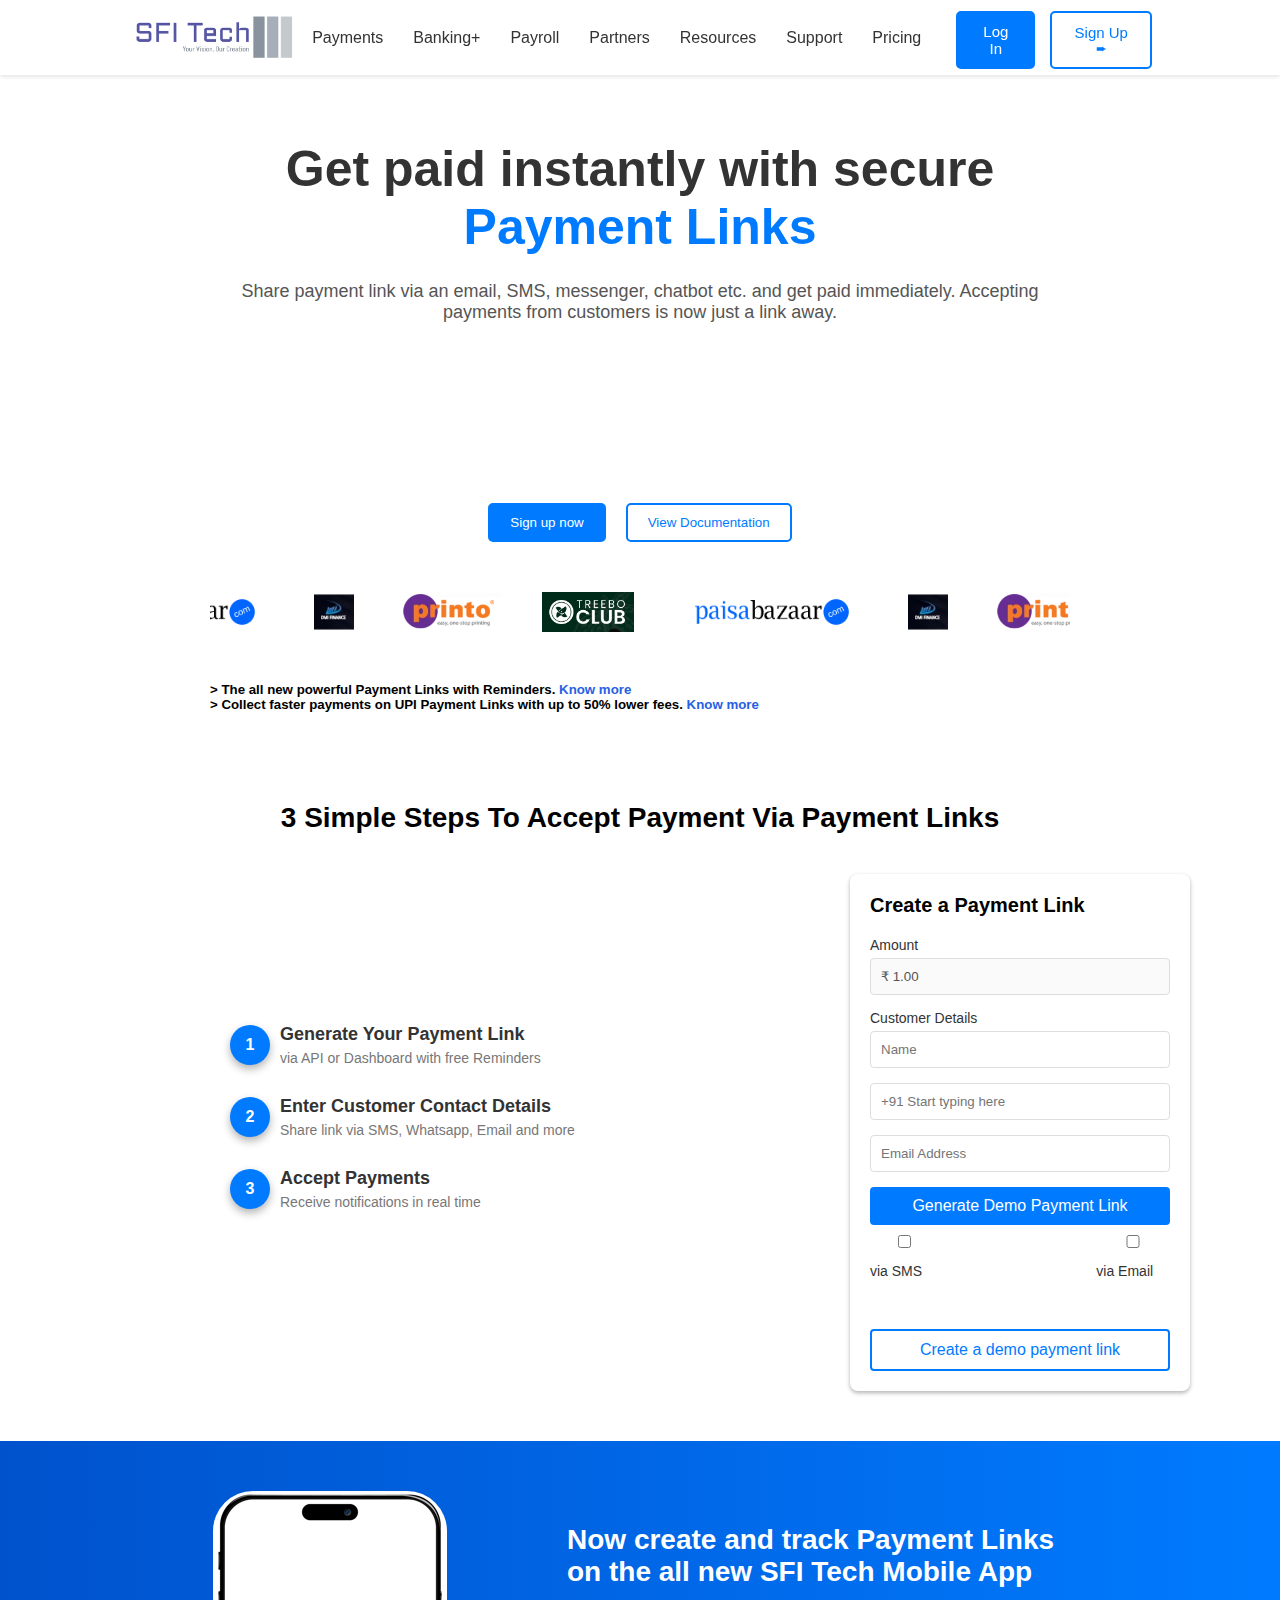
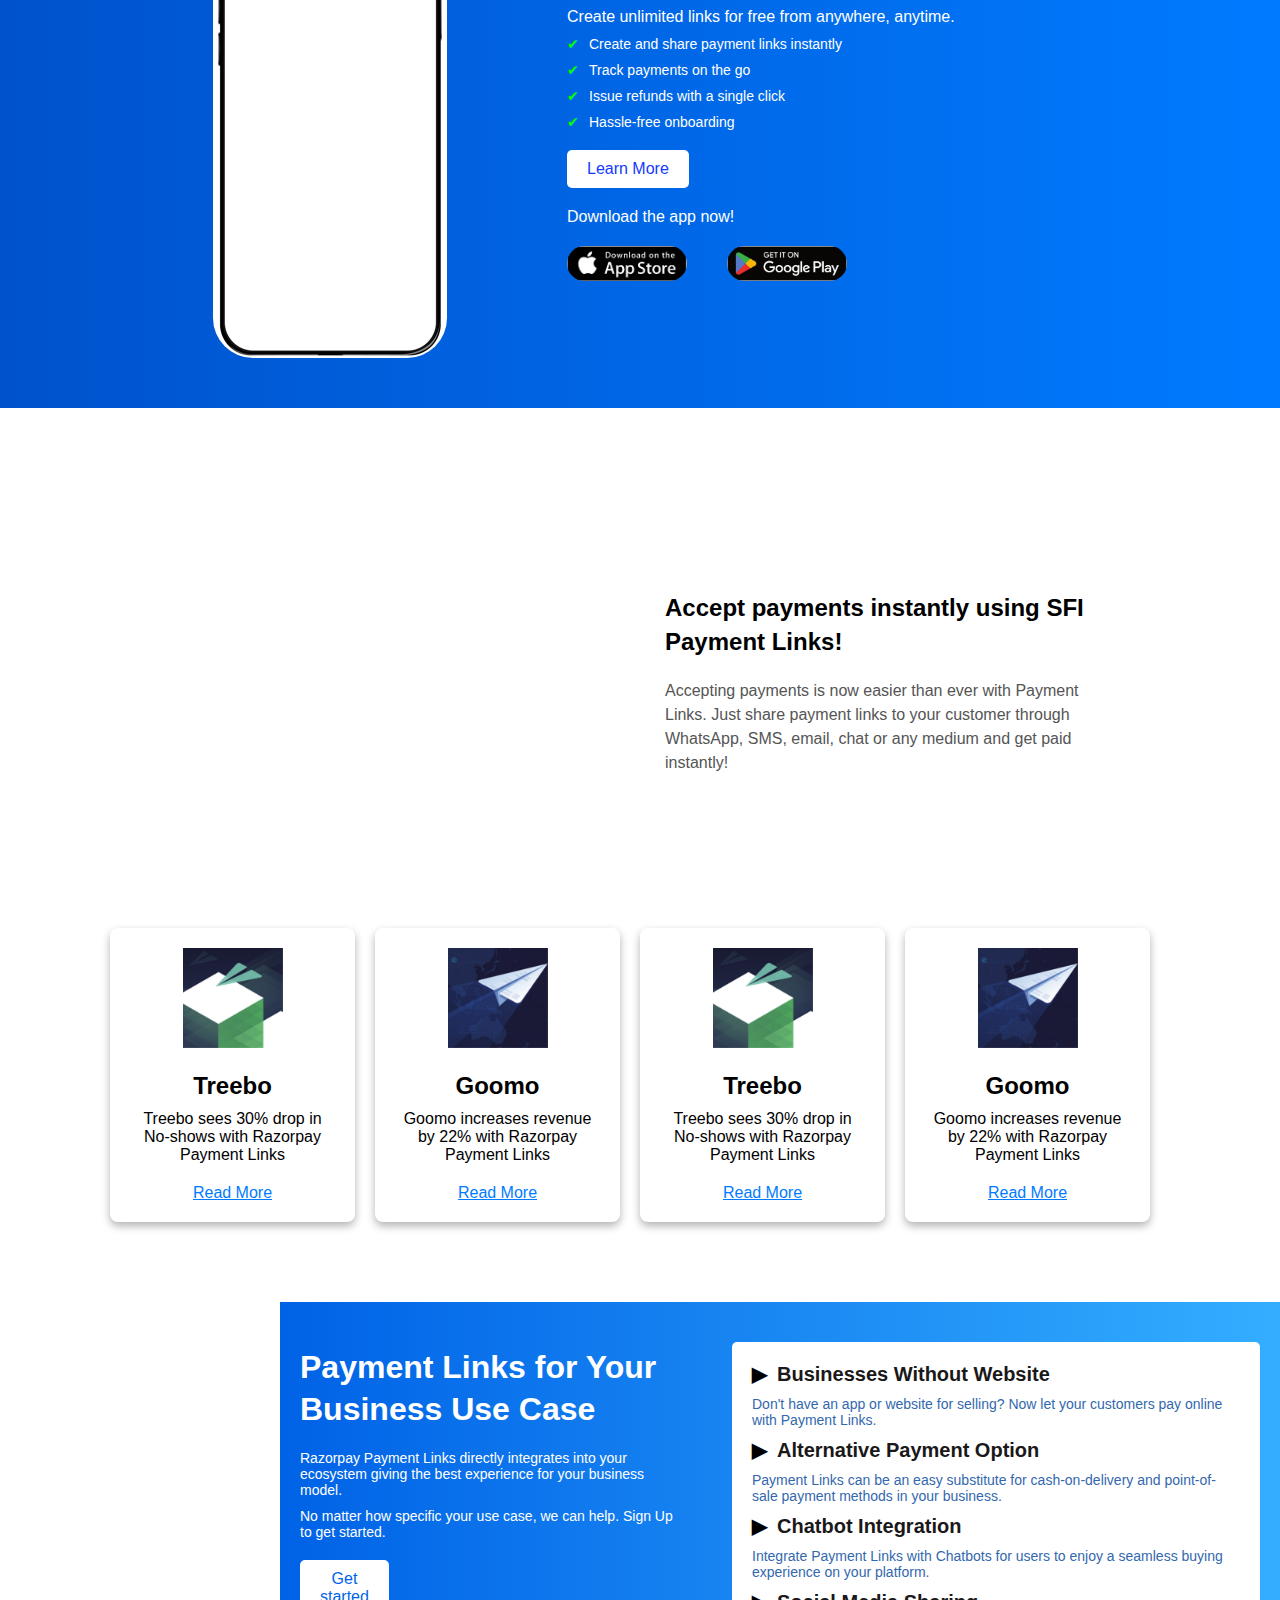
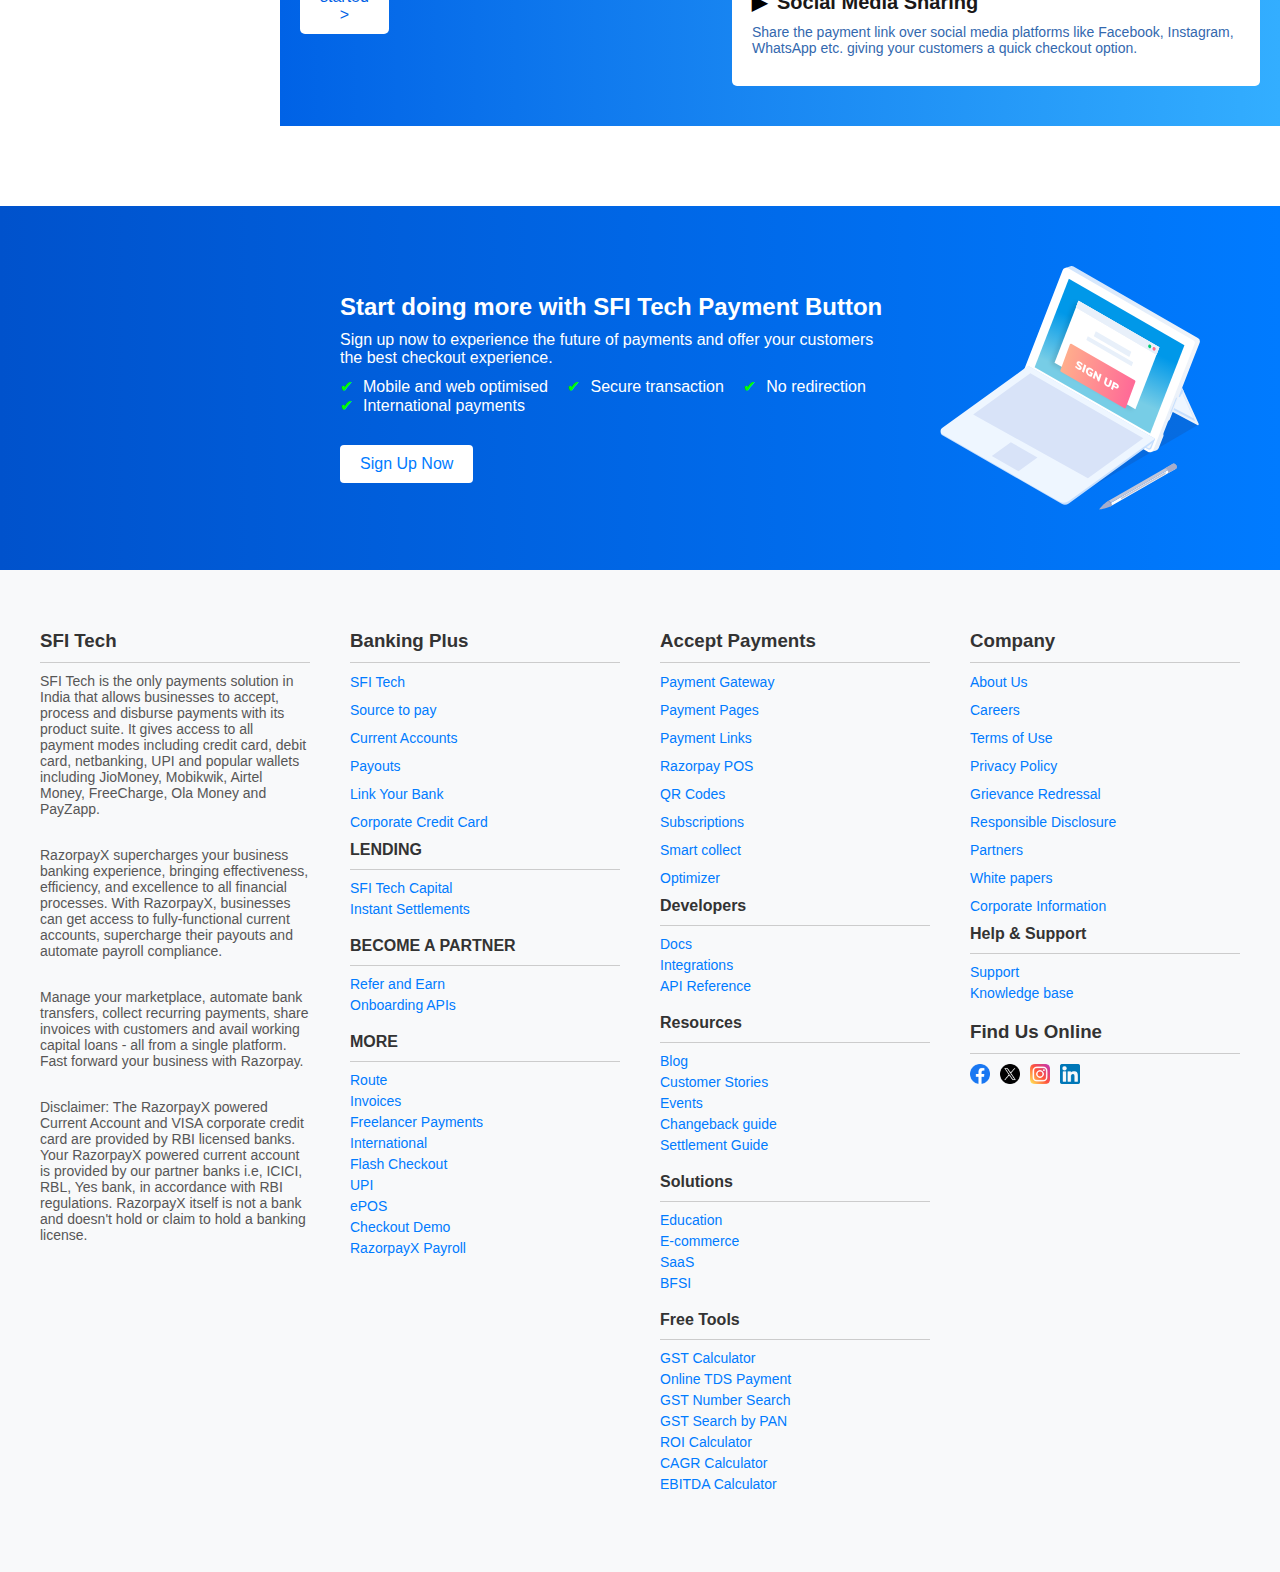
<file: index.html>
<!DOCTYPE html>
<html lang="en">
<head>
    <meta charset="UTF-8">
    <meta name="viewport" content="width=device-width, initial-scale=1.0">
    <title>SFI Tech</title>
    <link rel="stylesheet" href="style.css">
    <script src="https://www.google.com/recaptcha/api.js" async defer></script>
    <link rel="icon" type="image/png" href="favicon.png">
</head>
<body>
    <header>
        <img src="logo.png" class="logo" alt="Logo">
        <nav>
            <ul>
                <li><a href="#">Payments</a></li>
                <li><a href="#">Banking+</a></li>
                <li><a href="#">Payroll</a></li>
                <li><a href="#">Partners</a></li>
                <li><a href="#">Resources</a></li>
                <li><a href="#">Support</a></li>
                <li><a href="#">Pricing</a></li>
            </ul>
            <div class="nav-buttons">
                <button class="login0"><a href="signin.html">Log In</a></button>
                <button class="signup0"><a href="signin.html">Sign Up</a></button>
            </div>
        </nav>
    </header>
    <main>
        <section class="hero">
            <h1>Get paid instantly with secure <a href="#">Payment Links</a></h1>
            <p> Share payment link via an email, SMS, messenger, chatbot etc. and get paid immediately. Accepting payments from customers is now just a link away.</p>
            <div class="buttons">
                <button class="primary-button"><a href="signin.html">Sign up now</a></button>
                <button class="secondary-button"><a href="#">View Documentation</a></button>
            </div>
            <div class="logos">
                <div class="logos-inner">
                    <img src="printo.png" alt="into">
                    <img src="treebo.png" alt="treebo">
                    <img src="paisa.png" alt="zefo">
                    <img src="dmifii.jpg" alt="dmifii">
                    <img src="printo.png" alt="into">
                    <img src="treebo.png" alt="treebo">
                    <img src="paisa.png" alt="zefo">
                    <img src="dmifii.jpg" alt="dmifii">
					<img src="printo.png" alt="into">
                    <img src="treebo.png" alt="treebo">
                    <img src="paisa.png" alt="zefo">
                    <img src="dmifii.jpg" alt="dmifii">
					<img src="printo.png" alt="into">
                    <img src="treebo.png" alt="treebo">
                    <img src="paisa.png" alt="zefo">
                    <img src="dmifii.jpg" alt="dmifii">
					<img src="printo.png" alt="into">
                    <img src="treebo.png" alt="treebo">
                    <img src="paisa.png" alt="zefo">
                    <img src="dmifii.jpg" alt="dmifii">
                </div>
            </div>
			<div class="align-left">
				<h5><span class="arrow">> </span> The all new powerful Payment Links with Reminders. <a href="#" class="know-more">Know more</a></h5>
				<h5><span class="arrow">> </span> Collect faster payments on UPI Payment Links with up to 50% lower fees. <a href="#" class="know-more">Know more</a></h5>
			</div>
        </section>
        <div class="container">
            <h2>3 Simple Steps To Accept Payment Via Payment Links</h2>
            <div class="content">
                <section class="steps">
                    <div class="step">
                        <div class="step-number active"> 1 </div>
                        <div class="step-content">
                            <h3>Generate Your Payment Link</h3>
                            <p>via API or Dashboard with free Reminders</p>
                        </div>
                    </div>
                    <div class="step">
                        <div class="step-number"> 2 </div>
                        <div class="step-content">
                            <h3>Enter Customer Contact Details</h3>
                            <p>Share link via SMS, Whatsapp, Email and more</p>
                        </div>
                    </div>
                    <div class="step">
                        <div class="step-number"> 3 </div>
                        <div class="step-content">
                            <h3>Accept Payments</h3>
                            <p>Receive notifications in real time</p>
                        </div>
                    </div>
                </section>
                <section class="payment-form">
                    <h3>Create a Payment Link</h3>
                    <form>
                        <label for="amount">Amount</label>
                        <input type="text" id="amount" value="₹ 1.00" disabled>
                        <label for="name">Customer Details</label>
                        <input type="text" id="name" placeholder="Name">
                        <input type="text" id="contact" placeholder="+91 Start typing here">
                        <input type="email" id="email" placeholder="Email Address">
                        <button type="button" class="generate-button">Generate Demo Payment Link</button>
                        <div class="options">
                            <label><input type="checkbox"> via SMS</label>
                            <label><input type="checkbox"> via Email</label>
                        </div>
                        <div class="g-recaptcha" data-sitekey="6LfQOx0qAAAAAIyD9xYMj9DG340xTdFTvYZYaMdA"></div>
                        <button type="button" class="demo-button">Create a demo payment link</button>
                    </form>
                </section>
            </div>
        </div> 
    </div>

    <div class="mobile">
        <img src="phone-mockup.png" alt="Phone Mockup">
        <div class="text-content">
            <h1>Now create and track Payment Links on the all new SFI Tech Mobile App</h1>
            <p>Create unlimited links for free from anywhere, anytime.</p>
            <ul>
                <li>Create and share payment links instantly</li>
                <li>Track payments on the go</li>
                <li>Issue refunds with a single click</li>
                <li>Hassle-free onboarding</li>
            </ul>
            <a href="#" class="learn-more">Learn More</a>
            <div class="download">
            <p1>Download the app now!</p1></div>
            <div class="buttons">
                <a href="#" class="download">
                    <img src="app-store-badge.png" alt="App Store" class="app-store-badge">
                </a>
                <a href="#" class="download">
                    <img src="google-play-badge.png " alt="Play Store" class="play">
                </a>
            </div>
        </div>
    </div>
    <div class="vidbody">
        <div class="videowrap">
            <div class="video">
                <iframe src="https://www.youtube.com/embed/F_aL1IGzCSo?si=A2pNg7bg9G-TaJ1X" title="YouTube video player" frameborder="0" allow="accelerometer; autoplay; clipboard-write; encrypted-media; gyroscope; picture-in-picture; web-share" referrerpolicy="strict-origin-when-cross-origin" allowfullscreen></iframe>
            </div>
            <div class="text">
                <h2>Accept payments instantly using SFI Payment Links!</h2>
                <p>Accepting payments is now easier than ever with Payment Links. Just share payment links to your customer through WhatsApp, SMS, email, chat or any medium and get paid instantly!</p>
            </div>
        </div>
    </div>

    <div class="container3">
        <div class="header3">
            <div class="card3">
                <img src="treeboo.avif" alt="Treebo">
                <h3>Treebo</h3>
                <p>Treebo sees 30% drop in No-shows with Razorpay Payment Links</p>
                <a href="#">Read More</a>
            </div>
            <div class="card3">
                <img src="goomo.avif" alt="Goomo">
                <h3>Goomo</h3>
                <p>Goomo increases revenue by 22% with Razorpay Payment Links</p>
                <a href="#">Read More</a>
            </div>
            <div class="card3">
                <img src="treeboo.avif" alt="Treebo">
                <h3>Treebo</h3>
                <p>Treebo sees 30% drop in No-shows with Razorpay Payment Links</p>
                <a href="#">Read More</a>
            </div>
            <div class="card3">
                <img src="goomo.avif" alt="Goomo">
                <h3>Goomo</h3>
                <p>Goomo increases revenue by 22% with Razorpay Payment Links</p>
                <a href="#">Read More</a>
            </div>
            
        </div>
    </div>

    <div class="main-content">
        <div class="info-box">
            <h2>Payment Links for Your Business Use Case</h2>
            <p>Razorpay Payment Links directly integrates into your ecosystem giving the best experience for your business model.</p>
            <p>No matter how specific your use case, we can help. Sign Up to get started.</p>
            <a href="signin.html" class="signup-button">Get started ></a>
        </div>
        <div class="features-list">
            <div class="feature">
                <h3>Businesses Without Website</h3>
                <p>Don't have an app or website for selling? Now let your customers pay online with Payment Links.</p>
            </div>
            <div class="feature">
                <h3>Alternative Payment Option</h3>
                <p>Payment Links can be an easy substitute for cash-on-delivery and point-of-sale payment methods in your business.</p>
            </div>
            <div class="feature">
                <h3>Chatbot Integration</h3>
                <p>Integrate Payment Links with Chatbots for users to enjoy a seamless buying experience on your platform.</p>
            </div>
            <div class="feature">
                <h3>Social Media Sharing</h3>
                <p>Share the payment link over social media platforms like Facebook, Instagram, WhatsApp etc. giving your customers a quick checkout option.</p>
            </div>
        </div>
    </div>
</main>

    <footer class="footer">
        <div class="footer-top">
            <div class="footer-top-content">
                <h2>Start doing more with SFI Tech Payment Button</h2>
                <p>Sign up now to experience the future of payments and offer your customers the best checkout experience.</p>
                <ul>
                    <li>Mobile and web optimised</li>
                    <li>Secure transaction</li>
                    <li>No redirection</li>
                    <li>International payments</li>
                </ul>
                <a href="signin.html" class="btn">Sign Up Now</a>
            </div>
            <img src="laptop-image.svg" alt="Laptop Image" class="footer-top-image">
        </div>
        <div class="footer-content">
            <div class="footer-column">
                <h3>SFI Tech</h3>
                <p>SFI Tech is the only payments solution in India that allows businesses to accept, process and disburse payments with its product suite. It gives access to all payment modes including credit card, debit card, netbanking, UPI and popular wallets including JioMoney, Mobikwik, Airtel Money, FreeCharge, Ola Money and PayZapp.</p>
                <p>RazorpayX supercharges your business banking experience, bringing effectiveness, efficiency, and excellence to all financial processes. With RazorpayX, businesses can get access to fully-functional current accounts, supercharge their payouts and automate payroll compliance.</p>
                <p>Manage your marketplace, automate bank transfers, collect recurring payments, share invoices with customers and avail working capital loans - all from a single platform. Fast forward your business with Razorpay.</p>
                <p>Disclaimer: The RazorpayX powered Current Account and VISA corporate credit card are provided by RBI licensed banks. Your RazorpayX powered current account is provided by our partner banks i.e, ICICI, RBL, Yes bank, in accordance with RBI regulations. RazorpayX itself is not a bank and doesn't hold or claim to hold a banking license.</p>
            
            </div>
            <div class="footer-column">
                <h3>Banking Plus</h3>
                <ul>
                    <li><a href="#">SFI Tech</a></li>
                    <li><a href="#">Source to pay</a></li>
                    <li><a href="#">Current Accounts</a></li>
                    <li><a href="#">Payouts</a></li>
                    <li><a href="#">Link Your Bank</a></li>
                    <li><a href="#">Corporate Credit Card</a></li>
                </ul>
                <div class="nav-section">
                    <h3>LENDING</h3>
                    <a href="#">SFI Tech Capital</a>
                    <a href="#">Instant Settlements</a>
                </div>
                <div class="nav-section">
                    <h3>BECOME A PARTNER</h3>
                    <a href="#">Refer and Earn</a>
                    <a href="#">Onboarding APIs</a>
                </div>
                <div class="nav-section">
                    <h3>MORE</h3>
                    <a href="#">Route</a>
                    <a href="#">Invoices</a>
                    <a href="#">Freelancer Payments</a>
                    <a href="#">International</a>
                    <a href="#">Flash Checkout</a>
                    <a href="#">UPI</a>
                    <a href="#">ePOS</a>
                    <a href="#">Checkout Demo</a>
                    <a href="#">RazorpayX Payroll</a>
                </div>
            </div>
        
            <div class="footer-column">
                <h3>Accept Payments</h3>
                <ul>
                    <li><a href="#">Payment Gateway</a></li>
                    <li><a href="#">Payment Pages</a></li>
                    <li><a href="#">Payment Links</a></li>
                    <li><a href="#">Razorpay POS</a></li>
                    <li><a href="#">QR Codes</a></li>
                    <li><a href="#">Subscriptions</a></li>
                    <li><a href="#">Smart collect</a></li>
                    <li><a href="#">Optimizer</a></li>
                </ul>
                <div class="nav-section">
                    <h3>Developers</h3>
                    <a href="#">Docs</a>
                    <a href="#">Integrations</a>
                    <a href="#">API Reference</a>
                </div>
                <div class="nav-section">
                    <h3>Resources</h3>
                    <a href="#">Blog</a>
                    <a href="#">Customer Stories</a>
                    <a href="#">Events</a>
                    <a href="#">Changeback guide</a>
                    <a href="#">Settlement Guide</a>
                </div>
                <div class="nav-section">
                    <h3>Solutions</h3>
                    <a href="#">Education</a>
                    <a href="#">E-commerce</a>
                    <a href="#">SaaS</a>
                    <a href="#">BFSI</a>
                </div>
                <div class="nav-section">
                    <h3>Free Tools</h3>
                    <a href="#">GST Calculator</a>
                    <a href="#">Online TDS Payment</a>
                    <a href="#">GST Number Search</a>
                    <a href="#">GST Search by PAN</a>
                    <a href="#">ROI Calculator</a>
                    <a href="#">CAGR Calculator</a>
                    <a href="#">EBITDA Calculator</a>
                </div>
            </div>
            <div class="footer-column">
                <h3>Company</h3>
                <ul>
                    <li><a href="#">About Us</a></li>
                    <li><a href="#">Careers</a></li>
                    <li><a href="#">Terms of Use</a></li>
                    <li><a href="#">Privacy Policy</a></li>
                    <li><a href="#">Grievance Redressal</a></li>
                    <li><a href="#">Responsible Disclosure</a></li>
                    <li><a href="#">Partners</a></li>
                    <li><a href="#">White papers</a></li>
                    <li><a href="#">Corporate Information</a></li>
                </ul>
                <div class="nav-section">
                    <h3>Help & Support</h3>
                    <a href="#">Support</a>
                    <a href="#">Knowledge base</a>
                </div>
                <h3>Find Us Online</h3>
                <ul class="social-media">
                    <li><a href="#"><img src="facebook.png" alt="Facebook"></a></li>
                    <li><a href="#"><img src="twitter.png" alt="Twitter"></a></li>
                    <li><a href="#"><img src="instagram.png" alt="Instagram"></a></li>
                    <li><a href="#"><img src="linkedin.png" alt="LinkedIn"></a></li>
                </ul>
            </div>
    </footer>
</body>
</html>
</file>
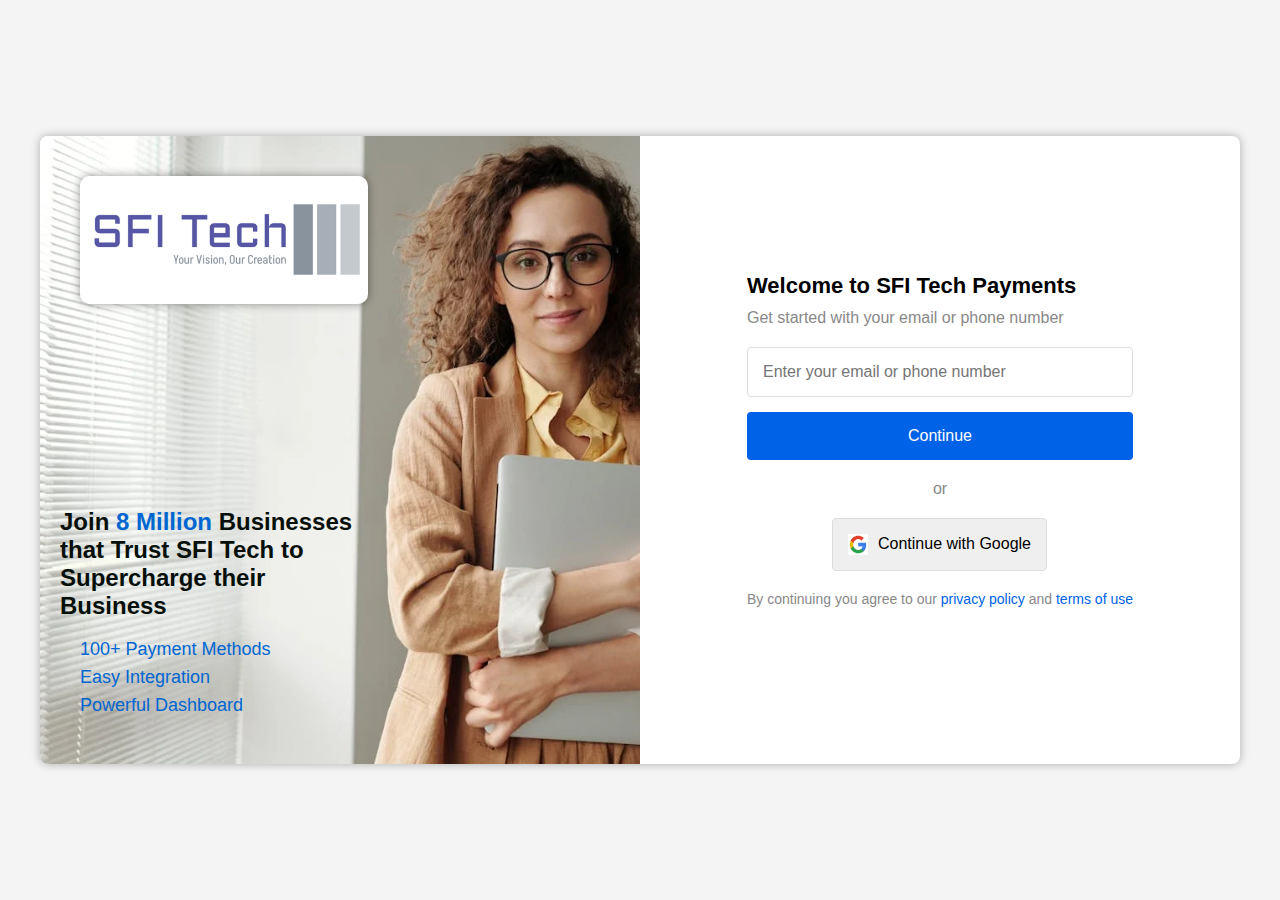
<file: signin.html>
<!DOCTYPE html>
<html lang="en">
<head>
    <meta charset="UTF-8">
    <meta name="viewport" content="width=device-width, initial-scale=1.0">
    <title>Sign In</title>
    <link rel="stylesheet" href="signin.css">
</head>
<body>
    <div class="container">
        <div class="left-section">
            <div class="razorpay-logo">
                <img src="logo.png" alt="Razorpay">
            </div>
            <div class="info">
                <h2>Join <span>8 Million</span> Businesses that Trust SFI Tech to Supercharge their Business</h2>
                <ul>
                    <li>100+ Payment Methods</li>
                    <li>Easy Integration</li>
                    <li>Powerful Dashboard</li>
                </ul>
            </div>
        </div>
        <div class="right-section">
            <div class="form-container">
                <h2>Welcome to SFI Tech Payments</h2>
                <p>Get started with your email or phone number</p>
                <form>
                    <input type="text" placeholder="Enter your email or phone number">
                    <button type="submit">Continue</button>
                </form>
                <div class="or-divider">or</div>
                <button class="google-signin">
                    <img src="ggle.webp" alt="Google Logo">
                    Continue with Google
                </button>
                <p class="terms">By continuing you agree to our <a href="#">privacy policy</a> and <a href="#">terms of use</a></p>
            </div>
        </div>
    </div>
</body>
</html>
</file>
<file: style.css>
* {
    margin: 0;
    padding: 0;
    font-family: Arial, sans-serif;
    box-sizing: border-box;
}

body {
    background: #ffffff;
}

/* Nav Bar */

header {
    width: 100%;
    height: 75px;
    display: flex;
    justify-content: space-between;
    align-items: center;
    padding: 0 10%;
    background: white;
    position: fixed;
    top: 0;
    left: 0;
    z-index: 1000;
    box-shadow: 0 2px 4px rgba(0,0,0,0.1);
}

.logo {
    height: 75px;
    cursor: pointer;
}

nav {
    display: flex;
    align-items: center;
}

nav ul {
    display: flex;
    list-style: none;
    margin-right: 20px;
}

nav ul li {
    margin: 0 15px;
}

nav ul li a {
    color: #333;
    text-decoration: none;
    font-size: 16px;
    position: relative;
}

nav ul li a::after {
    content: "";
    display: block;
    height: 2px;
    width: 0;
    background: darkblue;
    transition: width 0.3s;
    position: absolute;
    bottom: -10px;
    left: 0;
}

nav ul li a:hover::after {
    width: 100%;
}

.nav-buttons {
    display: flex;
    gap: 5px;
}
.login0 {
    background-color: #007bff;
    border: 2px solid #007bff;
    padding: 10px 20px;
    color: white;
    border-radius: 5px;
    margin-right: 10px;
    margin-top: 5px;
    cursor: pointer;
}

.signup0 {
    background-color: white;
    border: 2px solid #007bff;
    border-radius: 5px;
    padding: 10px 20px;
    color: #000000;
    cursor: pointer;
    margin-top: 5px;
}

.signup0 a {
    font-size: 15px;
    color: #007bff;
    text-decoration: none;
}

.signup0::after {
    content: ' ➨';
    font-style: bold;
    margin-right: 0;
    color: #007bff;
}

.login0 a {
    color: inherit;
    font-size: 15px;
    color: #ffffff;
    text-decoration: none; 
}

.signup0 a:hover, .login0 a:hover {
    text-decoration: none; 
}


/* Body Starts */

main {
    padding-top: 100px;
    text-align: center;
}

.hero {
    width: 100%;
    max-width: 900px;
    margin: 0 auto;
    padding: 40px 20px;
    text-align: center;
}

.hero h1 {
    margin-top: 0px;
    font-size: 50px;
    margin-bottom: 25px;
    color: #333;
}

.hero h1 a {
    color: #007bff;
    text-decoration: none;
}

.hero p {
    font-size: 18px;
    text-align: center;
    margin-bottom: 20px;
    color: #555;
}

.buttons {
    margin-top: 200px;
    margin-bottom: 40px;
    display: flex;
    justify-content: center;
    gap: 20px;
}

.primary-button {
    background-color: #007bff;
    border: 2px solid #007bff;
    border-radius: 5px;
    padding: 10px 20px;
    color: white;
    margin-right: 10px;
    margin-top: 160px;
}

.secondary-button {
    background-color: white;
    border: 2px solid #007bff;
    border-radius: 5px;
    padding: 10px 20px;
    color: #007bff;
    margin-top: 160px;
}

.primary-button a, .secondary-button a {
    color: inherit;
    text-decoration: none;
}

/* Logo slider */

.logos {
    display: flex;
    justify-content: center;
    align-items: center;
    overflow: hidden;
    position: relative;
    width: 100%;
    margin-top: 40px;
    margin-bottom: 40px;
    height: 60px; 
}

.logos-inner {
    display: flex;
    justify-content: space-around;
    align-items: center;
    position: absolute;
    width: 200%; 
    animation: slide 10s linear infinite;
}

.logos-inner img {
    height: 40px;
    margin: 0 20px;
}

@keyframes slide {
    0% {
        transform: translateX(0);
    }
    100% {
        transform: translateX(-50%);
    }
}

/* Steps and Inpput */
.container1 {
    display: flex;
    justify-content: space-between;
    text-align: center; 
    text-shadow: #333;
    margin-top: 30px;
    margin-bottom: 30px;
    margin-left: 420px;
}

.container {
    max-width: 1200px;
    margin: 0 auto;
    padding: 50px;
}

.container h2 {
    text-align: center;
    font-size: 28px;
    margin-bottom: 40px;
}

.content {
    display: flex;
    flex-wrap: wrap;
    justify-content: space-between;
    align-items: flex-start;
}

.steps {
    flex: 1;
    margin-right: 20px;
    max-width: 600px;
    text-align: left;
    margin-bottom: 40px;
    margin-top: 120px;
    margin-left: 140px;
}

.steps h2 {
    font-size: 24px;
    margin-bottom: 20px;
    text-align: center;
}

.step {
    display: flex;
    align-items: center;
    margin-bottom: 20px;
    margin-top: 30px;
}

.step-number {
    display: flex;
    justify-content: center;
    align-items: center;
    font-size: 16px;
    font-weight: bold;
    color: #ffffff;
    background-color: #007bff;
    width: 40px;
    height: 40px;
    border-radius: 50%;
    margin-right: 10px;
    box-shadow: 0 4px 8px rgba(0, 0, 0, 0.3);
}

.step-content h3 {
    font-size: 18px;
    margin-bottom: 5px;
    color: #333;
}

.step-content p {
    font-size: 14px;
    color: #777;
}

.payment-form {
    flex: 1;
    max-width: 340px;
    margin: 0 auto;
    text-align: left;
    padding: 20px;
    background: #fff;
    box-shadow: 0 2px 4px rgba(0, 0, 0, 0.3);
    border-radius: 8px;
}

.payment-form h3 {
    font-size: 20px;
    margin-bottom: 20px;
}

.payment-form label {
    font-size: 14px;
    color: #333;
    display: block;
    margin-bottom: 5px;
}

.payment-form input {
    width: 100%;
    padding: 10px;
    margin-bottom: 15px;
    border: 1px solid #ddd;
    border-radius: 4px;
}

.generate-button {
    width: 100%;
    padding: 10px;
    background-color: #007bff;
    border: none;
    border-radius: 4px;
    color: white;
    font-size: 16px;
    cursor: pointer;
    margin-bottom: 10px;
}

.options {
    display: flex;
    justify-content: space-between;
    margin-bottom: 15px;
}

.options label {
    font-size: 14px;
    color: #333;
}

.g-recaptcha {
    display: flex;
    align-items: center;
    margin-bottom: 20px;
    size-adjust: auto;
}

.demo-button {
    width: 100%;
    padding: 10px;
    background-color: #28a745;
    border: none;
    border-radius: 4px;
    color: white;
    font-size: 16px;
    cursor: pointer;
    margin-top: 10px;
}

.demo-button {
    width: 100%;
    padding: 10px;
    background-color: white;
    border: 2px solid #007bff;
    border-radius: 4px;
    color: #007bff;
    font-size: 16px;
    cursor: pointer;
}

.know-more {
    color: #2661e1;
    text-decoration: none;
    cursor: pointer;
    display: inline-flex;
    align-items: left;
    max-width: 2000px;
}

.know-more:hover {
    text-decoration: underline;
}

.align-left {
    text-align: left;
  }

/* Mobile and checklist */

.mobile {
    display: flex;
    justify-content: center;
    align-items: center;
    padding: 20px;
    background: linear-gradient(to right, #0052cc, #007bff);
    color: white;
    text-align: center;
    flex-wrap: wrap; 
    margin-bottom: 50px;
}

.mobile-content {
    display: flex;
    flex-direction: column;
    justify-content: center;
    align-items: center;
    gap: 20px; 
}

.mobile img {
    max-width: 80%;
    height: auto;
    border-radius: 40px;
}

.text-content {
    max-width: 500px;
}

.text-content h1 {
    font-size: 28px;
    margin-bottom: 20px;
}

.text-content p {
    font-size: 16px;
    margin-bottom: 10px;
}

.text-content ul {
    list-style: none;
    padding: 0;
    margin: 0;
}

.text-content ul li {
    font-size: 14px;
    display: flex;
    align-items: center;
    margin-bottom: 10px;
}

.text-content ul li::before {
    content: '✔';
    margin-right: 10px;
    color: #00ff00;
}

.download {
    color: #ffffff;
    text-decoration: none;
    margin-top: 20px;
}

.buttons {
    margin-top: 10px;
    display: flex;
    justify-content: center;
    margin-top: 0px;
    gap: 10px;
}

.app-store-badge, .play {
    max-width: 120px;
    width: 120px;
    border-radius: 10px;
    margin-right: 110px;    
}
.play {
    max-width: 120px;
    width: 120px;
    border-radius: 10px;
    margin-right: 340px;    
}

.learn-more {
    display: inline-block;
    padding: 10px 20px;
    background-color: #ffffff;
    color: rgb(19, 58, 255);
    text-decoration: none;
    border-radius: 5px;
    margin-top: 10px;
}

.learn-more:hover {
    background-color: #f0f0f0;
}

@media (min-width: 768px) {
    .mobile {
        padding: 50px;
        gap: 120px;
    }

    .mobile-content {
        flex-direction: row;
        align-items: center;
        justify-content: center;
        gap: 100px; 
    }

    .text-content {
        text-align: left;
    }
}

/* Youtube video with cards */
.vidbody {
    margin: 0;
    padding: 0;
    font-family: Arial, sans-serif;
    display: flex;
    justify-content: center;
    align-items: center;
    height: 50vh;   
}
.videowrap {
    display: flex;
    justify-content: center;
    align-items: stretch;   
    gap: 50px;
    padding: 20px;
}

.video {
    flex: 1;
    display: flex;
    justify-content: center;
    align-items: center;
}

.video iframe {
    width: 200%;
    height: 150%; /* Make iframe take full height of its container */
    max-height: 500px; /* Set maximum height as needed */
}

.text {
    flex: 1;
    text-align: left;
    color: #555;
    display: flex;
    flex-direction: column;
    justify-content: center;
    height: 100%; /* Make text container take full height of the parent */
}

.text h2 {
    color: #000;
    margin-top: 0;
    line-height: 1.4;
}

.text p {
    margin-top: 20px;
    max-width: 430px;
    line-height: 1.5;
}
.container3{
    max-width: 1100px;
    margin: 0 auto;
    padding: 20px;
}

.header3 {
    display: flex;
    justify-content: space-between;
    margin-bottom: 40px;
}

.card3 {
    background-color: #fff;
    box-shadow: 0 4px 8px rgba(0, 0, 0, 0.3);
    border-radius: 8px;
    padding: 20px;
    text-align: center;
    width: calc(50% - 20px);
    margin-bottom: 20px; 
    margin-right: 20px; 
}

.card3 img {
    max-width: 100px;
    margin-bottom: 20px;
}

.card3 h3 {
    margin-bottom: 10px;
    font-size: 1.5em;
}

.card3 p {
    margin-bottom: 20px;
}

.card3 a {
    color: #007bff;
}


.main-content {
    display: flex;
    justify-content: space-between;
    background: linear-gradient(to right, #0062E6, #33AEFF);
    color: #fff;
    padding: 40px 20px;
    margin-bottom: 80px;
    margin-left: 280px;
}

.info-box {
    width: 40%;
    max-width: 550px;
    margin-top: 5px;
}

.info-box h2 {
    font-size: 2em;
    margin-bottom: 20px;
    line-height: 1.3;
    text-align: left;
}

.info-box p {
    font-size: 14px;
    margin-bottom: 10px;
    text-align: left;
}

.signup-button {
    margin-right: 345px;
    background-color: #fff;
    color: #0062E6;
    padding: 10px 20px;
    border-radius: 5px;
    text-decoration: none;
    display: inline-block;
    margin-top: 10px;
}

.features-list {
    width: 55%;
    display: flex;
    flex-direction: column;
    justify-content: space-between;
    background-color: #ffffff;
    padding: 20px;
    border-radius: 5px;
}

.feature {
    margin-bottom: 20px;
}

.feature h3 {
    font-size: 1.25em;
    margin-bottom: 10px;
    text-align: left;
    color: #1a1818;
}
.feature h3::before {
    content: '▶';
    margin-right: 10px;
    color: #000000;
}

.feature p {
    font-size: 14px;
    margin-bottom: -10px;
    text-align: left;
    color: #3368ae;
}


/* Footer */

.footer {
    background-color: #f8f9fa;
    color: #333;
}

.footer-top {
    background: linear-gradient(90deg, #0052cc 0%, #007bff 100%);
    color: white;
    display: flex;
    flex-wrap: wrap;
    padding: 40px 20px;
    align-items: center;
}

.footer-top-content {
    flex: 1;
    max-width: 600px;
    padding: 20px;
    margin-left: 300px;
}

.footer-top-content h2 {
    margin-top: 0;
}

.footer-top-content p, .footer-top-content ul {
    margin: 10px 0;
}

.footer-top-content ul {
    list-style: none;
    padding: 0;
}

.footer-top-content ul li {
    display: inline-block;
    margin-right: 15px;
}

.footer-top-content ul li::before {
    content: '✔';
    margin-right: 10px;
    color: #00ff00;
}

.footer-top-content .btn {
    display: inline-block;
    background-color: #fff;
    color: #007bff;
    padding: 10px 20px;
    border-radius: 4px;
    text-decoration: none;
    margin-top: 20px;
}

.footer-top-image {
    max-width: 300px;
    width: 100%;
    padding: 20px;
}

.footer-content {
    display: flex;
    flex-wrap: wrap;
    justify-content: space-around;
    padding: 40px 20px;
    background-color: #f8f9fa;
    color: #575656;
}

.footer-column {
    flex: 1;
    min-width: 200px;
    margin: 20px;
}

.footer-column h3 {
    border-bottom: 1px solid #ccc;
    padding-bottom: 10px;
    margin-bottom: 10px;
    color: #333;
}
.footer-column p{
    text-justify: inter-word;
    margin-bottom: 30px;
    font-size: 14px;
}

.footer-column ul {
    list-style: none;
    padding: 0;
}

.footer-column ul li {
    margin-bottom: 10px;
}

.footer-column ul li a {
    font-size: 14px;
    color: #007bff;
    text-decoration: none;
}

.footer-column ul li a:hover {
    text-decoration: underline;
}
.social-media {
    display: flex;
    list-style: none;
    padding: 0;
    margin: 0; 
}

.social-media li {
    margin-right: 10px;
    height: auto;
    width: 20px; 
}

.social-media li img {
    width: 100%; 
    height: auto; 
}

.footer-bottom {
    background-color: #e9ecef;
    padding: 10px 20px;
    text-align: center;
    border-top: 1px solid #ccc;
}

@media (max-width: 768px) {
    .footer-top {
        flex-direction: column;
        text-align: center;
    }

    .footer-top-content {
        max-width: 100%;
    }

    .footer-top-image {
        max-width: 100%;
    }

    .footer-content {
        flex-direction: column;
    }

    .footer-column {
        margin: 10px 0;

    }
}

.nav-container {
    width: 200px;
}

.nav-section {
    margin-bottom: 20px;
}

.nav-section h3 {
    font-size: 16px;
    color: #333;
    margin-bottom: 10px;
}

.nav-section a {
    display: block;
    font-size: 14px;
    color: #007bff;
    text-decoration: none;
    margin-bottom: 5px;
}

.nav-section a:hover {
    text-decoration: underline;
}
</file>
<file: signin.css>
* {
    box-sizing: border-box;
    margin: 0;
    padding: 0;
    font-family: Arial, sans-serif;
}

body {
    display: flex;
    justify-content: center;
    align-items: center;
    min-height: 100vh;
    background-color: #f4f4f4;
}

.container {
    display: flex;
    max-width: 1200px;
    background-color: #fff;
    border-radius: 8px;
    box-shadow: 0 0 10px rgba(0, 0, 0, 0.3);
    overflow: hidden;
    width: 100%;
}

.left-section {
    background-image: url('backup.webp');
    background-size: cover;
    background-position: center;
    padding: 40px;
    flex: 1;
    display: flex;
    flex-direction: column;
    justify-content: space-between;
    color: #fff;
}

.razorpay-logo img {
    width: 32vh;
    border-radius: 10px;
    box-shadow: 0 0 10px rgba(0, 0, 0, 0.4);
}

.info {
    margin-top: 200px;
    color: #070f0a;
}

.info h2 {
    font-size: 24px;
    margin-bottom: 20px;
    max-width: 300px;   
    margin-left: -20px;
    text-shadow: rgb(255, 255, 255); 
}

.info h2 span {
    color: #0066d2;
}

.info ul {
    list-style: none;
}

.info ul li {
    font-size: 18px;
    margin-bottom: 10px;
    color: #0066d2;
    line-height: 1;
}

.right-section {
    flex: 1;
    padding: 40px;
    display: flex;
    flex-direction: column;
    justify-content: center;
}

.form-container {
    max-width: 400px;
    margin: auto;
}

.form-container h2 {
    font-size: 22px;
    margin-bottom: 10px;
}

.form-container p {
    margin-bottom: 20px;
    color: #888;
}

form {
    display: flex;
    flex-direction: column;
}

form input {
    padding: 15px;
    margin-bottom: 15px;
    border: 1px solid #ddd;
    border-radius: 4px;
    font-size: 16px;
}

form button {
    padding: 15px;
    background-color: #0062E6;
    border: none;
    border-radius: 4px;
    color: #fff;
    font-size: 16px;
    cursor: pointer;
}

.or-divider {
    text-align: center;
    margin: 20px 0;
    color: #888;
}

.google-signin {
    display: flex;
    align-items: center;
    justify-content: center;
    padding: 15px;
    border: 1px solid #ddd;
    border-radius: 4px;
    cursor: pointer;
    font-size: 16px;
    margin-left: 85px;
}

.google-signin img {
    width: 20px;
    margin-right: 10px;
}

.terms {
    margin-top: 20px;
    font-size: 14px;
    color: #888;
    text-align: center;
}

.terms a {
    color: #0062E6;
    text-decoration: none;
}

@media (max-width: 768px) {
    .container {
        flex-direction: column;
    }

    .left-section,
    .right-section {
        padding: 20px;
    }
}
</file>
